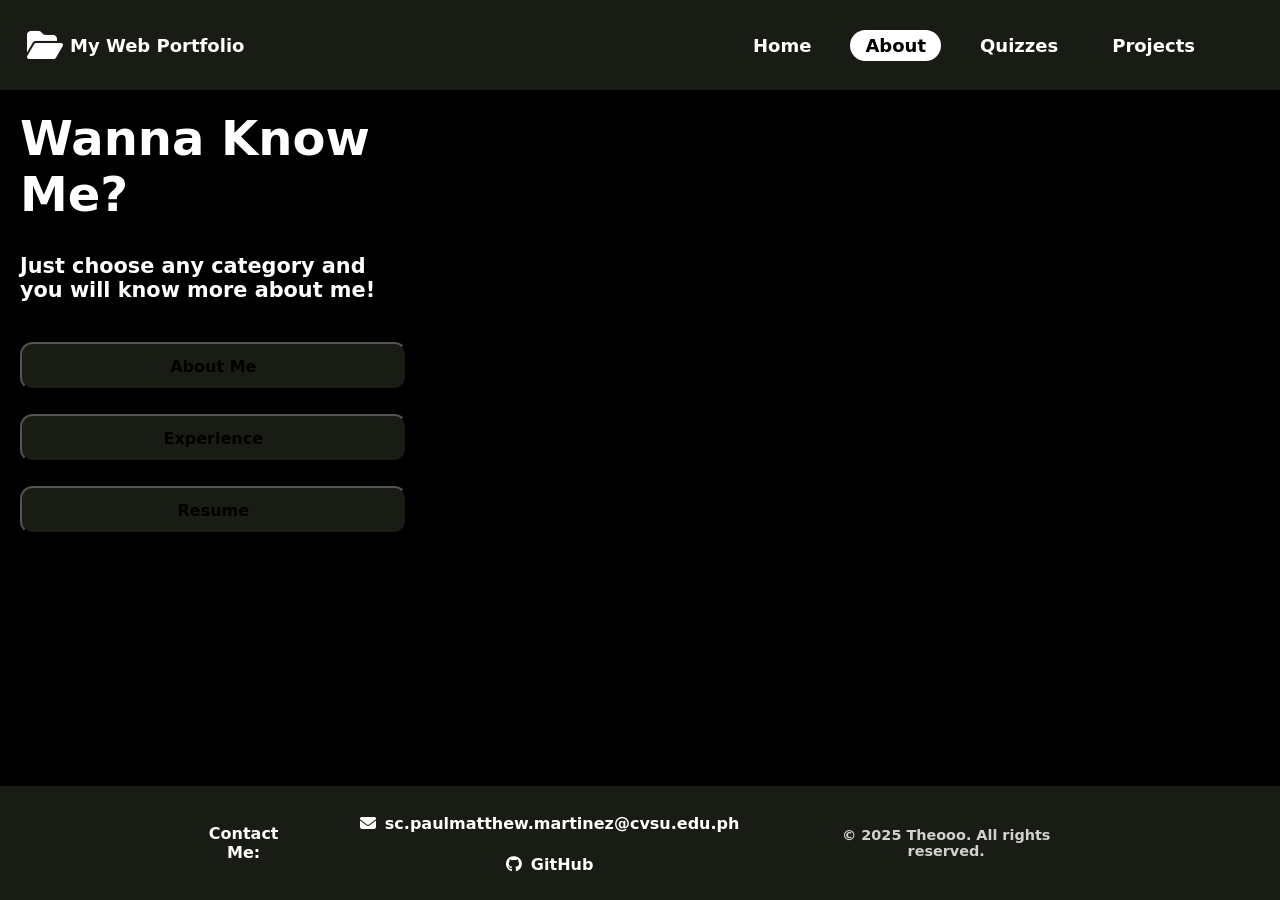
<file: about.html>
<!DOCTYPE html>
<html lang="en">
<head>
    <meta charset="UTF-8">
    <meta name="viewport" content="width=device-width, initial-scale=1.0">
    <link rel="stylesheet" href="style.css">
    <link rel="stylesheet" href="https://cdnjs.cloudflare.com/ajax/libs/font-awesome/6.7.2/css/all.min.css" integrity="sha512-Evv84Mr4kqVGRNSgIGL/F/aIDqQb7xQ2vcrdIwxfjThSH8CSR7PBEakCr51Ck+w+/U6swU2Im1vVX0SVk9ABhg==" crossorigin="anonymous" referrerpolicy="no-referrer" />
    <link href='https://unpkg.com/boxicons@2.1.4/css/boxicons.min.css' rel='stylesheet'>
    <title>Document</title>
</head>
<body>
    <header>
        <div class="nav-header">
            <div class="logo">
              <i class="fa-solid fa-folder-open fa-2xl" id="logo"></i>
              <p>My Web Portfolio</p>
            </div>
        <nav>
            <div class="hamburger" id="hamburger">
              <i class="fa-solid fa-bars"></i>
            </div>
            <ul class="nav_links" id="navLinks">
              <li><a href="index.html">Home</a></li>
              <li><a href="about.html" class="active">About</a></li>
              <li><a href="quizzes.html">Quizzes</a></li>
              <li><a href="projects.html">Projects</a></li>
            </ul>
          </nav>
        </div>
    </header>

    <div class="container-about">
            <section class="about">
                <div class="about-container">
                    <div class="about-box">
                    <h2>Wanna Know Me?</h2>
                    <p class="desc">Just choose any category and you will know more about me!
                    </p>
                    <button class="about-btn">About Me </button>
                    <button class="about-btn">Experience</button>
                    <button class="about-btn">Resume</button>
                    </div>
             
                <div class="about-box">
                    <div class="about-detail Aboutme">
                        <h2 class="heading"><span>About Me</span></h2>
                        <p class="desc">There it is! 10 basic info that you should know about me.</p>
                        <div class="resume-list">
                            <div class="resume-item">
                                <p>Nickname <span>Theo</span></p>
                            </div>
                            <div class="resume-item">
                                <p>Gender <span>Male</span></p>
                            </div>
                            <div class="resume-item">
                                <p>Age <span>21</span></p>
                            </div>
                            <div class="resume-item">
                                <p>Status <span>Single</span></p>
                            </div>
                            <div class="resume-item">
                                <p>City <span>Dasmariñas</span></p>
                            </div>
                            <div class="resume-item">
                                <p>Nationality <span>Filipino & American</span></p>
                            </div>
                            <div class="resume-item">
                                <p>Favorite Color <span>Black & White</span></p>
                            </div>
                            <div class="resume-item">
                                <p>Phone <span>(+63) 939 507 8165</span></p>
                            </div>
                            <div class="resume-item">
                                <p>Email <span>sc.paulmatthew.martinez@cvsu.edu.ph</span></p>
                            </div>
                            <div class="resume-item">
                                <p>Languages<span>Filipino, English</span></p>
                            </div>
                        </div>
                    </div>

                    <div class="about-detail Experience">
                        <h2 class="heading"><span>Experiences</span></h2>
                    <p class="desc">On my 3 years of being a learner in IT industry, These are the laguages that I've been encountered and used.</p>
                    <div class="resume-list">
                        <div class="resume-item">
                            <i class='bx bxl-html5' ></i>
                            <span>HTML5</span>
                        </div>
                        <div class="resume-item">
                            <i class='bx bxl-css3' ></i>
                            <span>CSS3</span>
                        </div>
                        <div class="resume-item">
                            <i class='bx bxl-javascript' ></i>
                            <span>JavaScript</span>
                        </div>
                        <div class="resume-item">
                            <i class='bx bxl-c-plus-plus' ></i>
                            <span>C++</span>
                        </div>
                        <div class="resume-item">
                            <i class='bx bxl-react' ></i>
                            <span>React</span>
                        </div>
                        <div class="resume-item">
                            <i class='bx bxl-java' ></i>
                            <span>Java</span>
                        </div>
                        <div class="resume-item">
                            <i class='bx bxl-php' ></i>
                            <span>PHP</span>
                        </div>
                        <div class="resume-item">
                            <i class='bx bxl-python'></i>
                            <span>Python</span>
                        </div>
                    </div>

                </div>

                    <div class="about-detail Resume">
                        <h2 class="heading">Profile</h2>
                    <p class="desc">Seeking for a position that utilizes my skills and abilities,
                        achieve professional growth while being resourceful, innovative, and flexible.
                        To add valuable asset to your esteemed organization as  an active member.
                    </p>
                    <div class="resume-list">
                        <div class="resume-item">
                            <h2>Key Skills</h2>
                            <ul>
                                <li>Adaptability</li>
                                <li>Self-Control</li>
                                <li>Professionalism</li>
                                <li>Strong Work Ethic</li>
                                <li>AdaptCritical Thinkingability</li>
                                <li>Oral and Communication Skills</li>
                            </ul>
                        </div>

                        <div class="resume-item">
                            <h2>Education</h2>
                            <br>
                            <p>2020-2022 | SENIOR HIGH SCHOOL</p>
                            <p>Philippine Christian University</p>
                            <br>
                            <p>2016-2022 | JUNIOR HIGH SCHOOL</p>
                            <p>Paliparan Integrated High School</p>
                        </div>

                        <div class="resume-item">
                            <h2>Work Experience</h2>
                            <br>
                             <p class="position">Service Crew</p>
                            <p>Kubyertos Sizzling Hub | 2022-2023</p>
                            <br>
                            <p class="position">Store Assistant</p>
                            <p>Carmi & Jervy Botique | 2022-2023</p>
                        </div>

                        <div class="resume-item">
                            <h2>Achievements</h2>
                            <br>
                            <p class="position">WITH HIGH HONOR</p>
                            <p>Grade 12 Senior High School</p>
                            <br>
                            <p class="position">WITH HIGH HONOR</p>
                            <p>Grade 12 Senior High School</p>
                            
                        </div>

                    </div>
                </div>
            </section>
    </div>

    <footer>
        <div class="footer-container">
            <p>Contact Me:</p>
            <ul class="contact-links">
                <li>
                    <a href="https://mail.google.com/mail/u/0/?tab=rm&ogbl#inbox?compose=new">
                        <i class="fa-solid fa-envelope"></i> sc.paulmatthew.martinez@cvsu.edu.ph
                    </a>
                </li>
                <li>
                    <a href="https://github.com/Theooo0204" target="_blank">
                        <i class="fa-brands fa-github"></i> GitHub
                    </a>
                </li>
            </ul>
            <p class="copyright">© 2025 Theooo. All rights reserved.</p>
        </div>
    </footer>

    <script>
        document.getElementById("hamburger").addEventListener("click", function () {
    const navLinks = document.getElementById("navLinks");
    navLinks.classList.toggle("show");
});
    </script>
    <script src="script.js"></script>
</body>
</html>
</file>
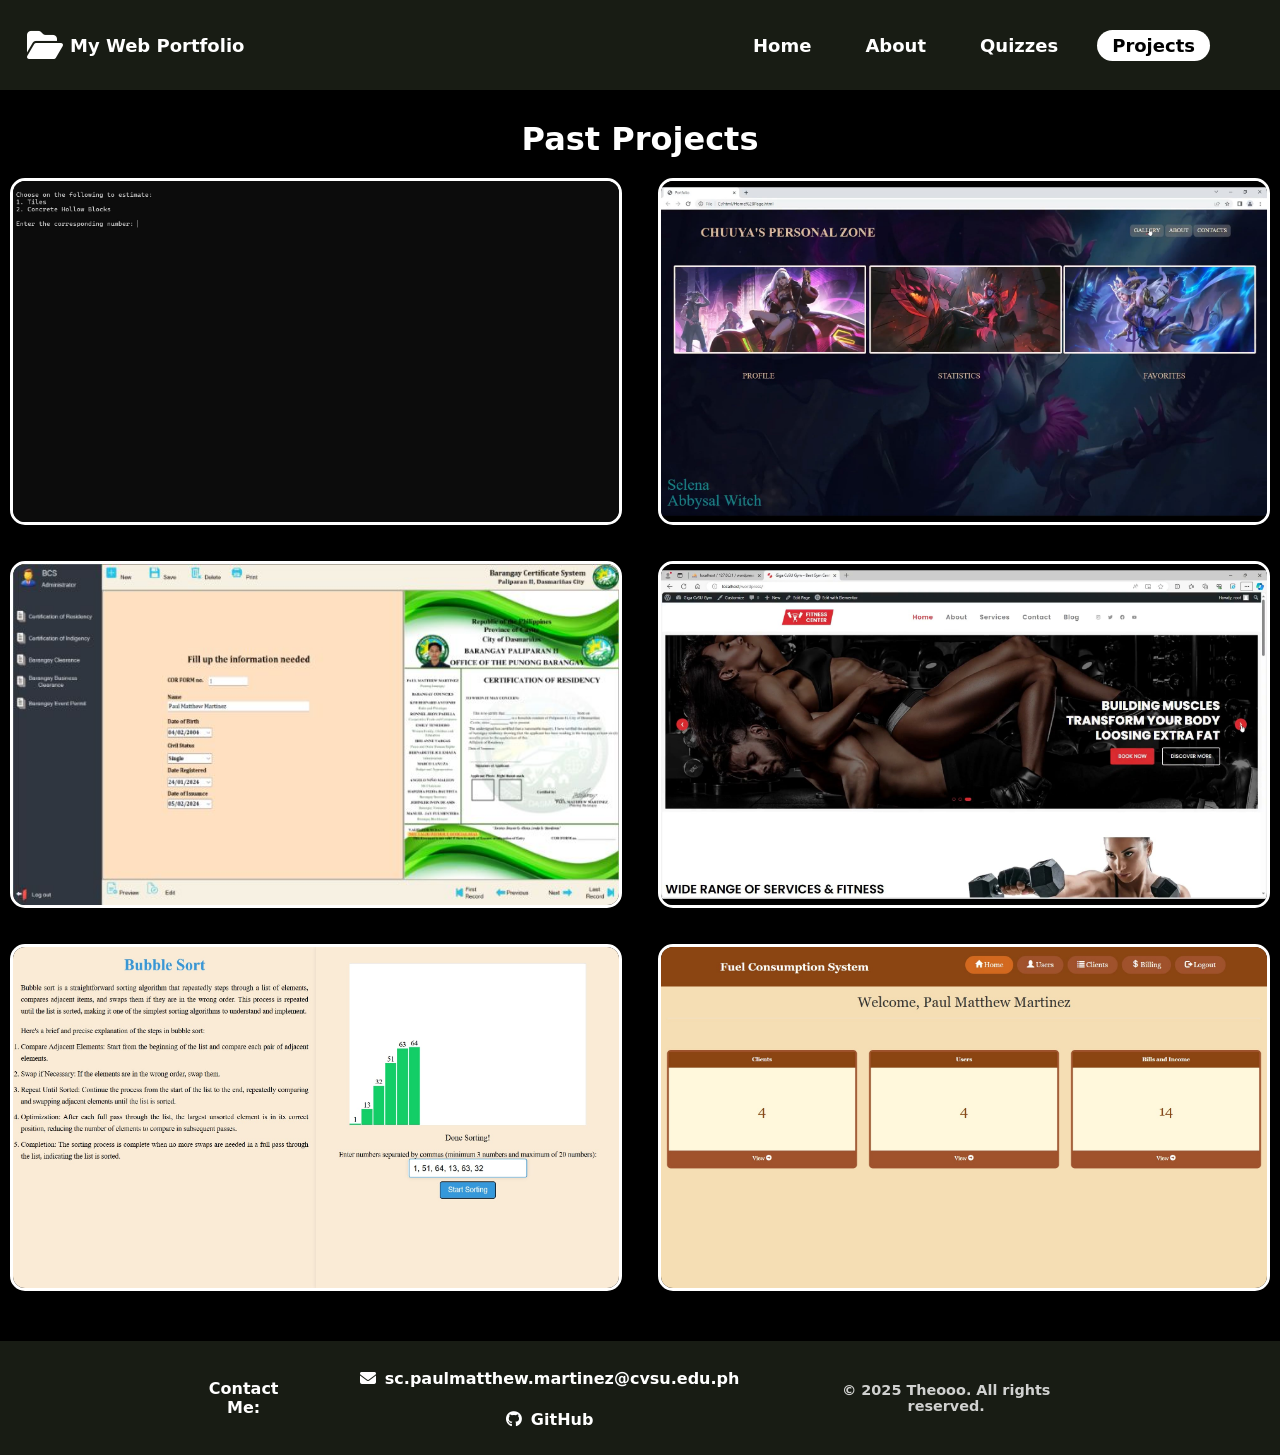
<file: projects.html>
<!DOCTYPE html>
<html lang="en">
<head>
    <meta charset="UTF-8">
    <meta name="viewport" content="width=device-width, initial-scale=1.0">
    <link rel="stylesheet" href="style.css">
    <link rel="stylesheet" href="https://cdnjs.cloudflare.com/ajax/libs/font-awesome/6.7.2/css/all.min.css" integrity="sha512-Evv84Mr4kqVGRNSgIGL/F/aIDqQb7xQ2vcrdIwxfjThSH8CSR7PBEakCr51Ck+w+/U6swU2Im1vVX0SVk9ABhg==" crossorigin="anonymous" referrerpolicy="no-referrer" />
    <link href='https://unpkg.com/boxicons@2.1.4/css/boxicons.min.css' rel='stylesheet'>
    <title>Document</title>
</head>
<body>
    <header>
        <div class="nav-header">
            <div class="logo">
              <i class="fa-solid fa-folder-open fa-2xl" id="logo"></i>
              <p>My Web Portfolio</p>
            </div>
        <nav>
            <div class="hamburger" id="hamburger">
              <i class="fa-solid fa-bars"></i>
            </div>
            <ul class="nav_links" id="navLinks">
              <li><a href="index.html">Home</a></li>
              <li><a href="about.html">About</a></li>
              <li><a href="quizzes.html">Quizzes</a></li>
              <li><a href="projects.html" class="active">Projects</a></li>
            </ul>
          </nav>
        </div>
    </header>

    <div class="maintext">
        <h1>Past Projects</h1>
    </div>

    <div class="project-container">
        <div class="portfolio-gallery">
            <div class="port-box">
                <div class="port-image">
                    <img src="projects/proj1.jpg" alt="Tiles and Concrete Blocks Estimation">
                </div>
                <div class="port-content">
                    <h3>Tiles and Concrete Blocks Estimation</h3>
                    <p>It is a project that has a function to determine how many tiles and concrete hollow blocks are needed by computing the wall and floor area. </p> 
                    <p>It also estimates the cost of the materials so you will not going to worry to compute all of the materials.</p>
                    <a href="https://drive.google.com/drive/folders/1n2EOpOEmdoporZkfSbj3bV9vHP0OaThR?usp=sharing"><i class='bx bx-link-external'></i></a>
                </div>
            </div>
    
            <div class="port-box">
                <div class="port-image">
                    <img src="projects/proj2.jpg" alt="eb Portfolio based on hobby">
                </div>
                <div class="port-content">
                    <h3>Web Portfolio based on hobby</h3>
                    <p>This HMTL Project is my First Portfolio wherein it contains Gallery, About, Contact section</p>
                    <p>As we can see this project shows that I'm not that good at using color pallete.</p>
                    <a href="https://drive.google.com/drive/folders/1n2EOpOEmdoporZkfSbj3bV9vHP0OaThR?usp=sharing"><i class='bx bx-link-external'></i></a>
                </div>
            </div>
    
            <div class="port-box">
                <div class="port-image">
                    <img src="projects/proj3.jpg" alt="Barangay Certificate System">
                </div>
                <div class="port-content">
                    <h3>Barangay Certificate System</h3>
                    <p>This system was a solution to our barangay problem wherein our barangay consume lot time while releasing a certificate.</p>
                    <p>I've encountered it when I was getting a Barangay Certificate thats needs to inquire first at morning then go back at afternoon or tomorrow 
                        for the release of the Certificate which takes time</p>
                    <a href="https://drive.google.com/drive/folders/1n2EOpOEmdoporZkfSbj3bV9vHP0OaThR?usp=sharing"><i class='bx bx-link-external'></i></a>
                </div>
            </div>
    
            <div class="port-box">
                <div class="port-image">
                    <img src="projects/proj4.jpg" alt="Giga CvSU Gym">
                </div>
                <div class="port-content">
                    <h3>Giga CvSU Gym</h3>
                    <p>An E-commerce website that needs to be create through Wordpress. It is a website based on our business a Gym Center that tells about our services</p>
                    <p>It offers scheduling, availing of gym products, Traine Services and even Online payments were included in this website.</p>
                    <a href="https://drive.google.com/drive/folders/1n2EOpOEmdoporZkfSbj3bV9vHP0OaThR?usp=sharing"><i class='bx bx-link-external'></i></a>
                </div>
            </div>
    
            <div class="port-box">
                <div class="port-image">
                    <img src="projects/proj5.jpg" alt="Bubble Sort">
                </div>
                <div class="port-content">
                    <h3>Bubble Sort</h3>
                    <p>We are task here to make a visualization how Bubble Sort works and integrate it by using Html, Css, and Javascript.</p>
                    <a href="https://drive.google.com/drive/folders/1n2EOpOEmdoporZkfSbj3bV9vHP0OaThR?usp=sharing"><i class='bx bx-link-external'></i></a>
                </div>
            </div>
    
            <div class="port-box">
                <div class="port-image">
                    <img src="projects/proj6.jpg" alt="Fuel Consumption System">
                </div>
                <div class="port-content">
                    <h3>Fuel Consumption System</h3>
                    <p>A solution that solves a problem in a Hotel. There is a problem that has no record 
                        of the driver who use a certain vehicle or service at accompany clients from hotel</p>
                    <p>It was made to make transparency on the driver side</p>
                    <a href="https://drive.google.com/drive/folders/1n2EOpOEmdoporZkfSbj3bV9vHP0OaThR?usp=sharing"><i class='bx bx-link-external'></i></a>
                </div>
            </div>
        </div>

    </div>

    <footer>
        <div class="footer-container">
            <p>Contact Me:</p>
            <ul class="contact-links">
                <li>
                    <a href="https://mail.google.com/mail/u/0/?tab=rm&ogbl#inbox?compose=new">
                        <i class="fa-solid fa-envelope"></i> sc.paulmatthew.martinez@cvsu.edu.ph
                    </a>
                </li>
                <li>
                    <a href="https://github.com/Theooo0204" target="_blank">
                        <i class="fa-brands fa-github"></i> GitHub
                    </a>
                </li>
            </ul>
            <p class="copyright">© 2025 Theooo. All rights reserved.</p>
        </div>
    </footer>

    <script>
        const hamburger = document.getElementById("hamburger");
        const navLinks = document.getElementById("navLinks");
    
        hamburger.addEventListener("click", () => {
            navLinks.classList.toggle("show");
        });
    </script>
</body>
</html>
</file>
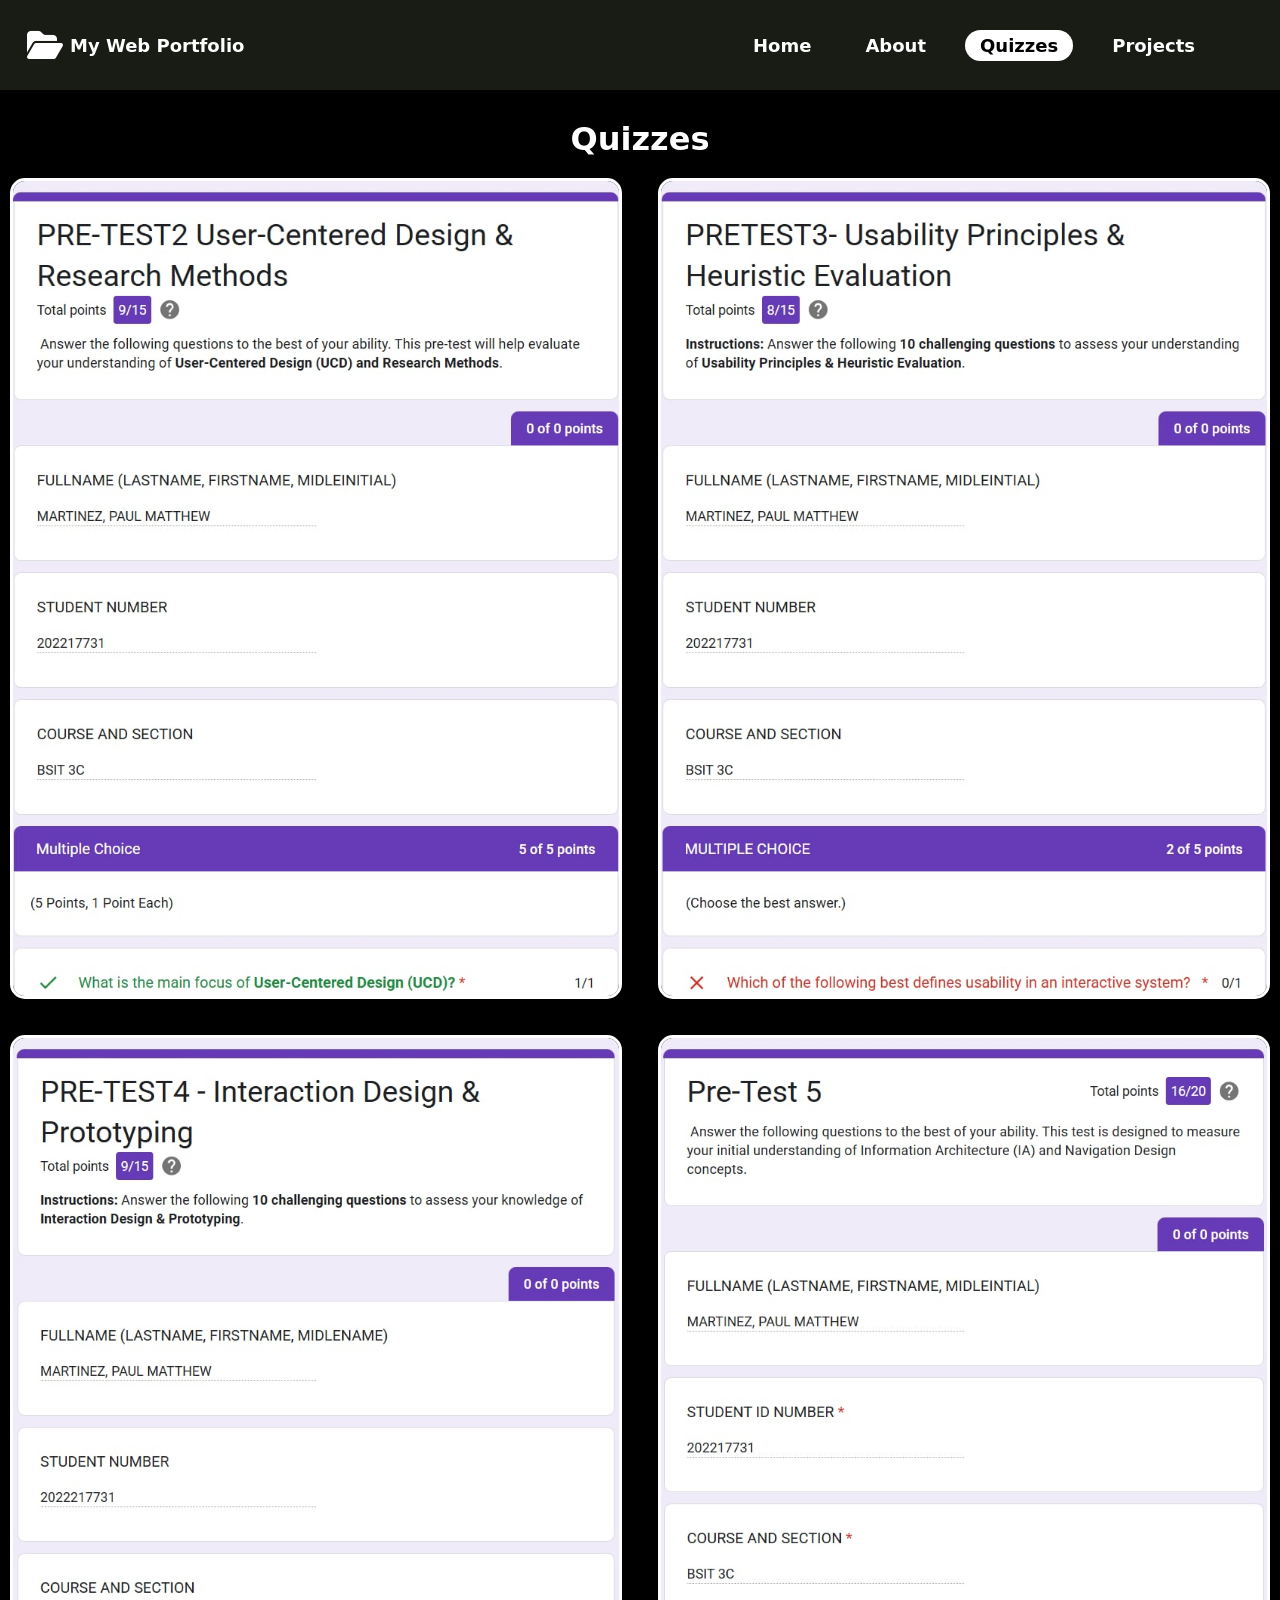
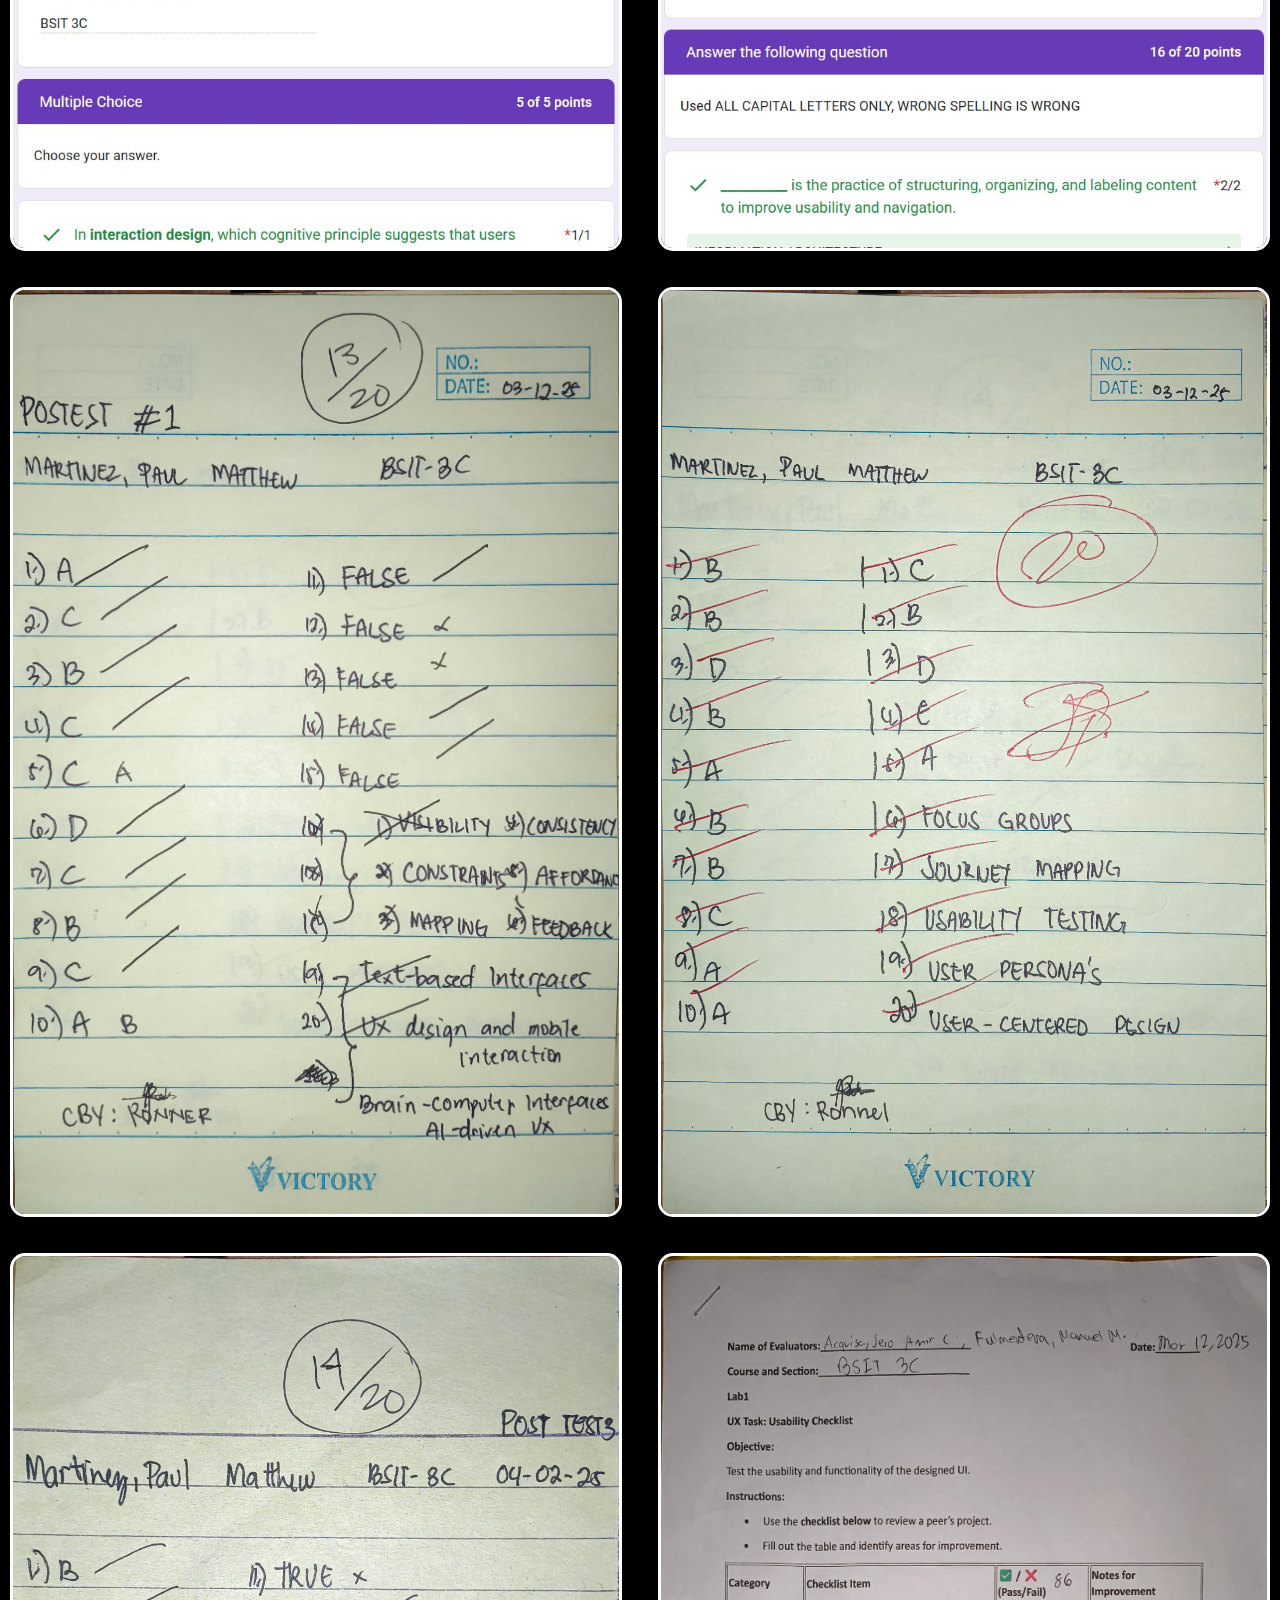
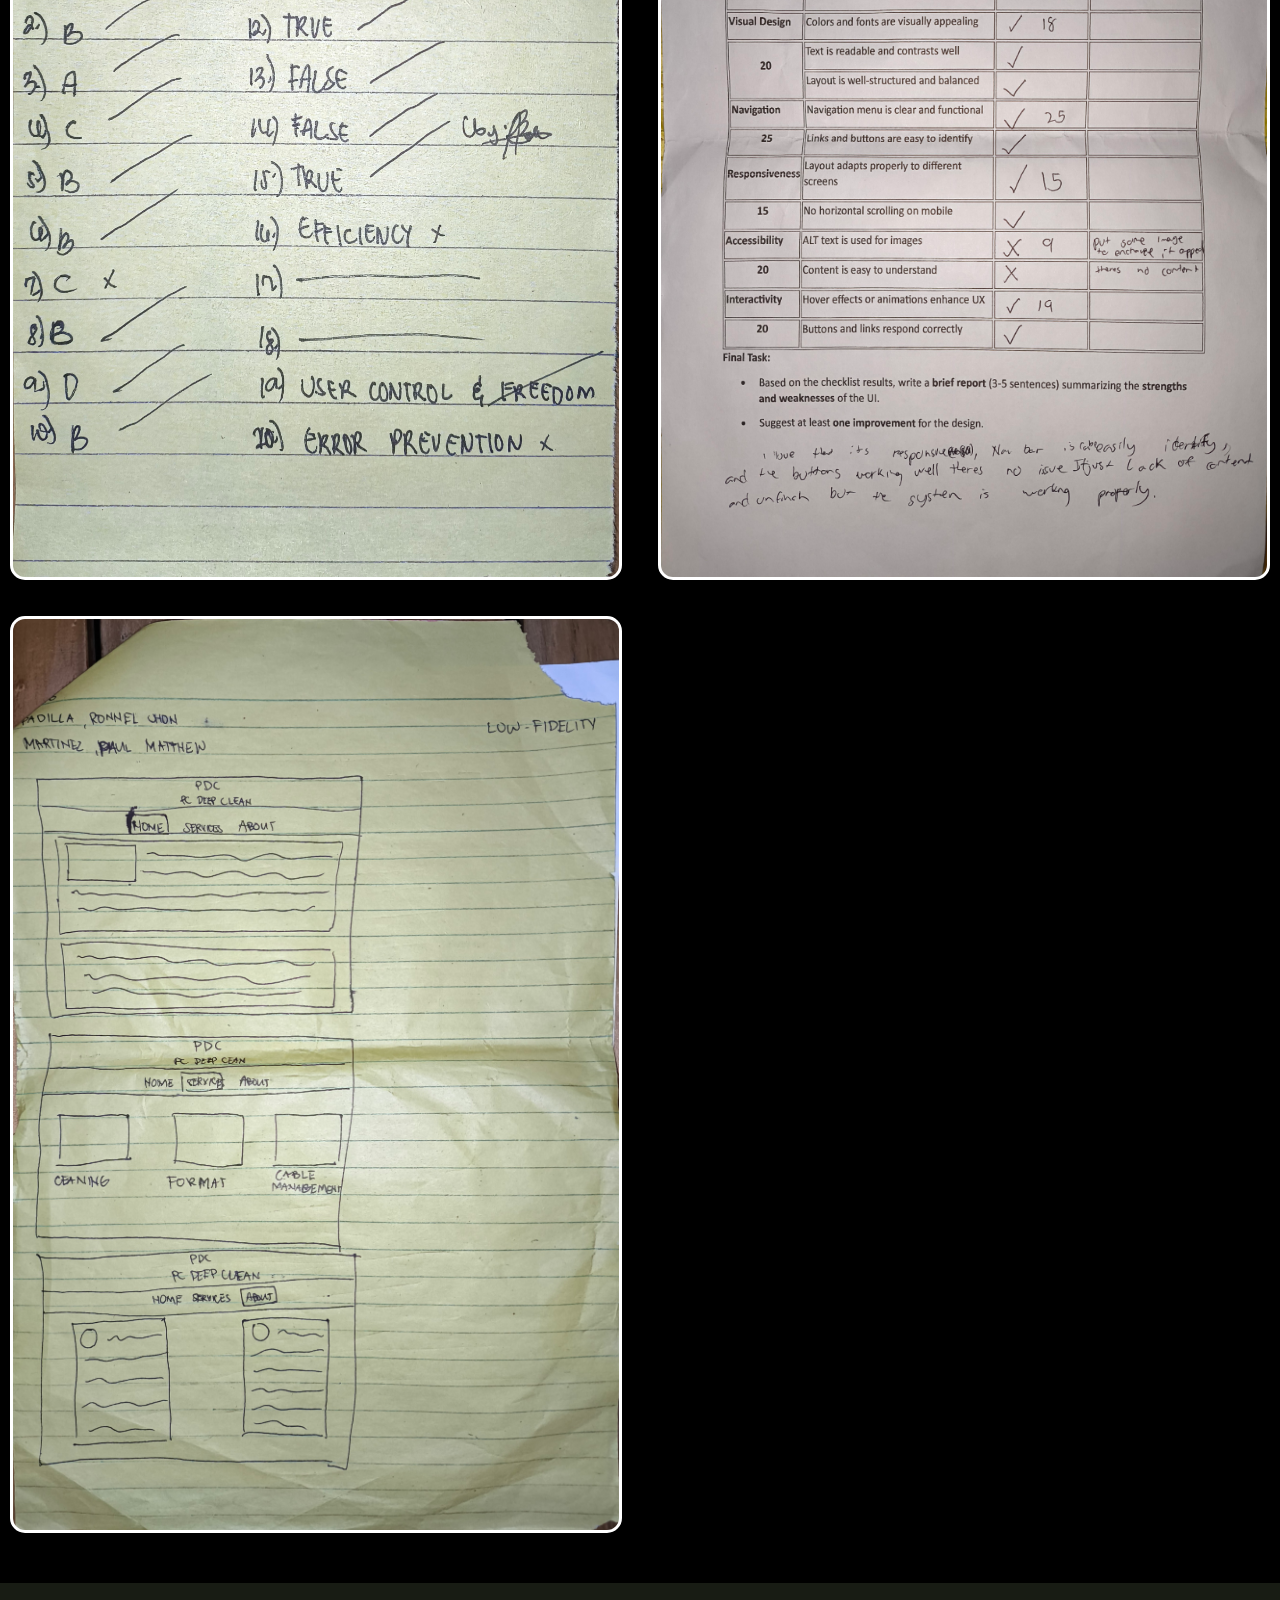
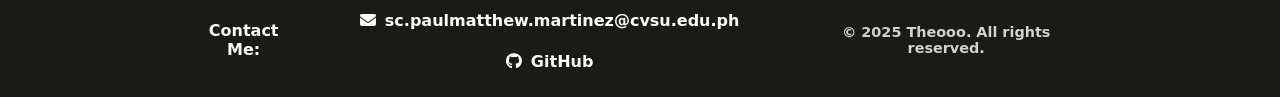
<file: quizzes.html>
<!DOCTYPE html>
<html lang="en">
<head>
    <meta charset="UTF-8">
    <meta name="viewport" content="width=device-width, initial-scale=1.0">
    <link rel="stylesheet" href="style.css">
    <link rel="stylesheet" href="https://cdnjs.cloudflare.com/ajax/libs/font-awesome/6.7.2/css/all.min.css" integrity="sha512-Evv84Mr4kqVGRNSgIGL/F/aIDqQb7xQ2vcrdIwxfjThSH8CSR7PBEakCr51Ck+w+/U6swU2Im1vVX0SVk9ABhg==" crossorigin="anonymous" referrerpolicy="no-referrer" />
    <title>Document</title>
</head>
<body>
    <header>
        <div class="nav-header">
            <div class="logo">
              <i class="fa-solid fa-folder-open fa-2xl" id="logo"></i>
              <p>My Web Portfolio</p>
            </div>
        <nav>
            <div class="hamburger" id="hamburger">
              <i class="fa-solid fa-bars"></i>
            </div>
            <ul class="nav_links" id="navLinks">
              <li><a href="index.html">Home</a></li>
              <li><a href="about.html">About</a></li>
              <li><a href="quizzes.html" class="active">Quizzes</a></li>
              <li><a href="projects.html">Projects</a></li>
            </ul>
          </nav>
        </div>
    </header>

    <div class="maintext">
        <h1>Quizzes</h1>
    </div>

    <div class="containerquiz">
        <div class="gallery">
            <div class="box" id="quiz">
                <div class="image"  id="quiz">
                    <img src="quizzes/Pretest2.jpg" alt="Pretest2">
                </div>
            </div>

            <div class="box">
                <div class="image">
                    <img src="quizzes/Pretest3.jpg" alt="Pretest3">
                </div>
            </div>

            <div class="box">
                <div class="image">
                    <img src="quizzes/Pretest4.jpg" alt="Pretest4">
                </div>
            </div>

            <div class="box">
                <div class="image">
                    <img src="quizzes/Pretest5.jpg" alt="Pretest5">
                </div>
            </div>

            <div class="box">
                <div class="image">
                    <img src="quizzes/Post1.jpg" alt="Post1">
                </div>
            </div>

            <div class="box">
                <div class="image">
                    <img src="quizzes/Post2.jpg" alt="Post2">
                </div>
            </div>

            <div class="box">
                <div class="image">
                    <img src="quizzes/Post3.jpg" alt="Post3">
                </div>
            </div>

            <div class="box">
                <div class="image">
                    <img src="quizzes/Lab.jpg" alt="Lab">
                </div>
            </div>

            <div class="box">
                <div class="image">
                    <img src="quizzes/Sketch.jpg" alt="Sketch">
                </div>
            </div>

        </div>

        <div id="imageModal" class="modal">
            <span class="close">&times;</span>
            <img class="modal-content" id="modalImage">
        </div>
        

    </div>
    <footer>
        <div class="footer-container">
            <p>Contact Me:</p>
            <ul class="contact-links">
                <li>
                    <a href="https://mail.google.com/mail/u/0/?tab=rm&ogbl#inbox?compose=new">
                        <i class="fa-solid fa-envelope"></i> sc.paulmatthew.martinez@cvsu.edu.ph
                    </a>
                </li>
                <li>
                    <a href="https://github.com/Theooo0204" target="_blank">
                        <i class="fa-brands fa-github"></i> GitHub
                    </a>
                </li>
            </ul>
            <p class="copyright">© 2025 Theooo. All rights reserved.</p>
        </div>
    </footer>

    <script>
        const hamburger = document.getElementById("hamburger");
        const navLinks = document.getElementById("navLinks");
    
        hamburger.addEventListener("click", () => {
            navLinks.classList.toggle("show");
        });
    </script>
    <script>
        const modal = document.getElementById("imageModal");
        const modalImg = document.getElementById("modalImage");
        const closeBtn = document.getElementsByClassName("close")[0];
    
        // Get all images inside .image
        const images = document.querySelectorAll(".image img");
    
        images.forEach(img => {
            img.addEventListener("click", () => {
                // Disable modal on screens 768px or smaller
                if (window.innerWidth <= 768) return;
    
                modal.style.display = "block";
                modalImg.src = img.src;
            });
        });
    
        closeBtn.onclick = function() {
            modal.style.display = "none";
        }
    
        window.onclick = function(event) {
            if (event.target === modal) {
                modal.style.display = "none";
            }
        }
    </script>
    
    </body>
</html>
</file>
<file: style.css>
@import url('https://fonts.googleapis.com/css2?family=Roboto+Slab:wght@100..900&display=swap');

*{
    box-sizing: border-box;
    margin: 0;
    padding: 0;
    
}


                    /*****INDEX*****/     /*****NAVIGATION BAR*****/

body::-webkit-scrollbar{
    width: .3rem;
}
                    
body::-webkit-scrollbar-thumb{
    background: transparent;
    border-radius: 1rem;
}
                    
body:hover::-webkit-scrollbar-thumb{
    background: white;
}


li, a, .logo > p{
    font-family: system-ui, -apple-system, BlinkMacSystemFont, 'Segoe UI', Roboto, Oxygen, Ubuntu, Cantarell, 'Open Sans', 'Helvetica Neue', sans-serif;
    font-weight: 700;   
    font-size: 18px;
    color: white;
    text-decoration: none;
}

header{
    display: flex;
    justify-content: flex-end;
    align-items: center;
    padding: 20px 10px;
    background-color:#181C14 ;
    position: sticky;
    top: 0;
    backdrop-filter: blur(45px);  
    z-index: 3;
}

header #logo{
    height: 50px;
    width: 50px;
    color: white;
}

.logo{
    display: flex;
    cursor: default;
    margin-right: auto;
    margin-left: 10px;
    align-items: center;
    justify-content: center;
}
.logo i , p{
    display: flex;
    justify-content: center;
    align-items: center;
}

.logo:hover{
    transform: scale(1.1);
    transition: 0.3s ease;
}

.logo img{
  margin-left: 30px;
}

.nav_links{
    list-style: none;
    margin-right: 50px;
}

.nav_links li{
    display: inline-block;
    padding: 0 10px;
}

.nav_links li a {
    transition: 0.3s ease;
    padding: 5px 15px;
    border-radius: 20px;
}

.nav_links a:hover, .nav_links a.active{
    color: #000000;
    transition: 0.3s ease;
    background-color: #fff;
}

                         /*****INDEX*****/           /*****BODY*****/
body{
    background-color: #000000;
}

                        /*****INDEX*****/           /*****CONTAINER*****/
.container{
    display: flex;
    justify-content: center;
    align-items: center;
    margin: auto;
    width: 100%;
}

.container .first{
    color: white;
    margin-left: 50px;
    font-family: system-ui, -apple-system, BlinkMacSystemFont, 'Segoe UI', Roboto, Oxygen, Ubuntu, Cantarell, 'Open Sans', 'Helvetica Neue', sans-serif;
}
.container .first h1{
    font-size: 6rem;
    font-weight: 700;
    line-height: 1.3;
}
.container .first h2{
    font-size: 4rem;
    font-weight: 700;
    line-height: 1.3;
}
.container .first h3{
    font-size: 2rem;
    margin-bottom: 1rem;
    font-weight: 700;
    line-height: 1.3;
}

                        /*****INDEX*****/           /*****SOCIALS*****/

.socials{
   position: absolute;
   bottom: 15%;
  
}

.socials a{
   display: inline-flex;
   align-items: center;
   justify-content: center;
   height: 4rem;
   width: 4rem;
   border: 0.2rem solid white;
   border-radius: 50%;
   background-color: transparent;
   margin: 0 15px 0 0;
   transition: 0.3s ease;
}

.socials a:hover {
    color: black;
    transform: scale(1.3) translateY(-5px);
    background-color: white;
    box-shadow: 0 0 20px white;
}

                             /*****INDEX*****/           /*****PROFILE*****/

.container .second{
    display: flex;
    height: 550px;
    width: 50%;
    position: relative;
    top: 20px;
    left: 0;
    align-items: center;
    justify-content: center;
}

.profile-container {
    position: relative;
    width: 450px;
    height: 450px;
}

.bg-shape {
    background: #3C3D37;
    border-radius: 50%;
    height: 100%;
    width: 100%;
    position: absolute;
    z-index: 1;
}

.profile-pic {
    position: absolute;
    z-index: 2;
    width: 100%;
    height: 100%;
    object-fit: cover;
    border-radius: 50%;
    border: none;
}

.profile-container:hover{
    transform: scale(1.1);
    transition: 0.3s ease;
}

/* Animated Border */
.profile-container::before {
    content: "";
    position: absolute;
    top: -8px;
    left: -8px;
    width: calc(100% + 16px);
    height: calc(100% + 16px);
    border-radius: 50%;
    background: conic-gradient(
        #fff,
        #3C3D37,
        #fff,
        #3C3D37
    );
    z-index: 0;
    animation: rotateBorder 3s linear infinite;
}

@keyframes rotateBorder {
    from {
        transform: rotate(0deg);
    }
    to {
        transform: rotate(360deg);
    }
}

                   /*****MAIN*****/        

main{
      width: 60%;
    margin: 6% auto 0 auto;
    display: flex;
    flex-direction: column;
    align-items: center;
    justify-content: center;
}    


                    /*****FOOTER*****/  
                    
footer {
    background-color: #181C14;
    color: white;
    padding: 20px 20px;
    text-align: center;
    margin-top: 40px;
}

footer p{
    font-family: system-ui, -apple-system, BlinkMacSystemFont, 'Segoe UI', Roboto, Oxygen, Ubuntu, Cantarell, 'Open Sans', 'Helvetica Neue', sans-serif;
    font-weight: 700;
}

.footer-container {
    max-width: 900px;
    margin: auto;
    display: flex;
    justify-content: center;
    align-items: center;
}
.footer-container ul li{
    display: inline-block;
    padding: 0 10px;
}

.contact-links {
    list-style: none;
    padding: 0;
}

.contact-links li {
    margin: 10px 0;
}

.contact-links a {
    color: white;
    text-decoration: none;
    font-size: 1rem;
    transition: color 0.3s;
}

.contact-links a:hover {
    color: #f0c040;
}

.contact-links i {
    margin-right: 3px;
}

footer .copyright {
    font-size: 0.9rem;
    opacity: 0.8;
}

/* Ensure main content grows to push footer down */
body > header,
body > .container-about {
    flex-shrink: 0;
}

body > .container-about {
    flex: 1; /* this makes the content area take up available space */
}

footer {
    background: #181C14;
    color: white;
    padding: 1rem;
    text-align: center;
}


/* Responsive adjustments FOOTER */

@media (max-width: 768px) {
    footer {
        padding: 0.8rem 1rem;
    }

    .footer-container {
        flex-direction: column;
        align-items: center;
        text-align: center;
        gap: 0.5rem;
    }

    .footer-container p,
    .footer-container li {
        font-size: 0.8rem;
        margin: 4px 0;
    }

    .footer-container ul {
        padding: 0;
    }

    .footer-container ul li {
        display: block;
        margin: 5px 0;
    }

    .contact-links a {
        font-size: 0.95rem;
    }
}

@media (max-width: 1024px) {
    .container {
        flex-direction: column;
        padding: 20px;
    }

    .container .first {
        margin-left: 0;
        text-align: center;
    }

    .container .second {
        width: 100%;
        height: auto;
        justify-content: center;
        align-items: center;
        margin-top: 30px;
    }

    .profile-container {
        width: 300px;
        height: 300px;
    }

    .container .first h1 {
        font-size: 4rem;
    }

    .container .first h2 {
        font-size: 3rem;
    }

    .container .first h3 {
        font-size: 1.5rem;
    }

    .socials {
        position: static;
        margin-top: 20px;
        justify-content: center;
        display: flex;
        flex-wrap: wrap;
    }
}

@media (max-width: 600px) {
    header {
        flex-direction: column;
        align-items: flex-start;
        padding: 10px;
    }

    .logo {
        margin: 0 0 10px 0;
    }

    .nav_links {
        margin: 0;
        padding: 0;
        display: flex;
        flex-wrap: wrap;
        justify-content: center;
        width: 100%;
    }

    .nav_links li {
        padding: 5px 10px;
    }

    main {
        left: 0;
        width: 100%;
        margin-top: 50px;
        padding: 0 20px;
    }

    .port-box img {
        width: 100%;
        height: auto;
    }

    footer {
        padding: 10px 10px;
    }

    .contact-links {
        display: flex;
        flex-direction: column;
        align-items: center;
    }

    .contact-links li {
        text-align: center;
    }
}

/* Hamburger menu */
.nav-header {
    display: flex;
    align-items: center;
    justify-content: space-between;
    width: 100%;
  }
  
  .hamburger {
    display: none;
    font-size: 1.8rem;
    color: white;
    cursor: pointer;
  }
  
  @media (max-width: 768px) {
    .hamburger {
      display: block;
    }
  
    .nav_links {
      display: none;
      flex-direction: column;
      background-color: #181C14;
      position: absolute;
      top: 80px;
      right: 10px;
      width: 200px;
      border-radius: 10px;
      padding: 10px 0;
      z-index: 99;
    }
  
    .nav_links.show {
      display: flex;
    }
  
    .nav_links li {
      padding: 10px 0;
      text-align: center;
    }
  
    header {
      flex-direction: column;
      align-items: flex-start;
    }
  }
  

                    /*****PROJECTS*****/           /*****GALLERY*****/

.project-container ,.maintext{
    margin-top: 10px;
    font-family: system-ui, -apple-system, BlinkMacSystemFont, 'Segoe UI', Roboto, Oxygen, Ubuntu, Cantarell, 'Open Sans', 'Helvetica Neue', sans-serif;
}

.maintext h1{
    margin-top: 20px;
    color: #fff;
    text-align: center;
    font-weight: 800;
}

.portfolio-gallery{
    display: grid;
    grid-template-columns: repeat(auto-fill , minmax(450px, 2fr));
    gap: 1rem;
    margin-top: 0px;
}

.port-box{
    position: relative;
    border-radius: 15px;
    overflow: hidden;
    background: white;
    display: flex;
    grid-template-rows: 1fr auto;
    align-items: center;
    border: 3px solid white;
    box-shadow: wheat;
    margin: 10px;
}

.port-image{
    display: flex;
    align-items: center;
    justify-content: center;
    height: 100%;
    width: 100%;
}

.port-image img{
    width: 100%;
    opacity: .5s;
    height: 100%;
    transition: .5s;
}

.port-content{
    position: absolute;
    bottom: 0;
    left: 0;
    width: 100%;
    height: 100%;
    opacity: 0;
    color: white;
    background: linear-gradient(rgba(0,0,0,0.2), #181C14);
    display: flex;
    align-items: center;
    justify-content: center;
    flex-direction: column;
    text-align: justify;
    transition: 0.5s;
    padding: 0 2rem;
}

.port-box:hover .port-content{
    opacity: 1;
}

.port-box:hover .port-image img{
    transform: scale(1.1);
}

.port-content h3{
    font-size: 1.5rem;
    font-weight: 600;
    margin-bottom: 5px;
}

.port-content p{
    font-size: .9rem;
    margin: 5px 0 15px 0;
}

.port-content a{
    background: #181C14;
    border-radius: 50%;
    display: inline-flex;
    justify-content: center;
    align-items: center;
    width: 50px;
    height: 50px;
    border: 2px solid;
    outline: 2px solid #fff;
}

@media (max-width: 768px) {
    .port-image {
        height: 180px;
    }
    .port-box{
        width: 85%;
    }
    .port-content h3 {
        font-size: .8rem;
        font-weight: 700;
    }

    .port-content p {
        font-size: .5rem;
        font-weight: 600;
    }

    .port-content a {
        width: 45px;
        height: 45px;
    }
}

@media (max-width: 480px) {
    .port-image {
        height: 150px;
    }

    .maintext h1 {
        font-size: 1.5rem;
    }

    .port-content {
        padding: 0.5rem;
    }
}

                 /*****ABOUT*****/           /*****GALLERY*****/

.container-about{
    margin: 20px;
    font-family: system-ui, -apple-system, BlinkMacSystemFont, 'Segoe UI', Roboto, Oxygen, Ubuntu, Cantarell, 'Open Sans', 'Helvetica Neue', sans-serif;
}

.container-about h1,h2,h3{
    font-weight: 700;
}
.about-container{
    display: grid;
    grid-template-columns: 1fr 2fr;
    gap: 5rem;
}

.about-box h2, p, .desc{
    color: #fff;
}

.about-box p{
    font-weight: 600;
}

.about-box h2{
    font-size: 3rem;
    
}

.about-box p{
    font-size: 1.3rem;
}

.about-box .desc{
    margin: 2rem 0 2.5rem;
}

.about-box .about-btn{
    width: 100%;
    height: 3rem;
    font-size: 1rem;
    background: #181C14;
    font-weight: 700;
    margin-bottom: 1.5rem;
    border-radius: .8rem;
    cursor: pointer;
    color: black;
    font-family: system-ui, -apple-system, BlinkMacSystemFont, 'Segoe UI', Roboto, Oxygen, Ubuntu, Cantarell, 'Open Sans', 'Helvetica Neue', sans-serif;
}

.about-box .about-btn.active{
    border-color: white;
    color: white;
}

.about-detail.active{
    display: block;
}

.about-box .heading{
    font-size: 3.5rem;
    text-align: left;
}

.about-detail{
    display: none;
}

                        /*****ABOUT*****/           /*****RESUME*****/

.resume-list{
    display: grid;
    grid-template-columns: repeat(auto-fit, minmax(20rem, 1fr));
    gap: 2rem;
    height: 23rem;
    overflow: auto;
}

.resume-list::-webkit-scrollbar{
    width: .3rem;
}

.resume-list::-webkit-scrollbar-thumb{
    background: transparent;
    border-radius: 1rem;
}

.resume-list:hover::-webkit-scrollbar-thumb{
    background: white;
}

.resume-list .resume-item{
    background: #181C14;
    border-radius: .8rem;
    padding: 3rem 2.5rem;
    height: calc(45rem - 2rem)/2;
    display: flex;
    flex-direction: column;
    justify-content: center;
    align-items: baseline;
}

.resume-list .resume-item .position{
   font-weight: bold;
}

                       /*****ABOUT*****/           /*****EXPERIENCE*****/

.about-detail.Experience .resume-list{
    grid-template-columns: repeat(auto-fit, minmax(13rem, 1fr));
    height: auto;
    overflow: visible;
}

.about-detail.Experience .resume-item{
    position: relative;
    align-items: center;
    height: auto;
}

.about-detail.Experience .resume-item i{
    font-size: 5rem;
    transition: .5s;
    color: #fff;
}

.about-detail.Experience .resume-item:hover i{
   color: #000000;
}

.about-detail.Experience .resume-item span{
    position: absolute;
    top: -15%;
    background: #ffffff;
    color: rgb(0, 0, 0);
    font-size: 1rem;
    padding: .5rem 1rem;
    border-radius: .5rem;
    pointer-events: none;
    opacity: 0;
    transform: scale(.9);
    transition: .2s;
    font-weight: 700;
}

.about-detail.Experience .resume-item:hover span{
  top: -20%;
  opacity: 1;
  transform: scale(1);
}

                       /*****ABOUT*****/           /*****ABOUT ME*****/

.about-detail.Aboutme .resume-list{
    height: auto;
    grid-template-columns: repeat(auto-fit, minmax(20rem, 1fr));
}

.about-detail.Aboutme .resume-item{
    height: auto;
    padding: 0 0 .5rem;
    background: transparent;
}

.about-detail.Aboutme .resume-item p{
    color: #3C3D37;
    font-weight: 700;
}

.about-detail.Aboutme .resume-item p span{
    color: white;
    margin-left: .8rem;
    font-size: 1.2rem;
    font-weight: 700;
}

/* Small Devices (Tablets, 768px and down) */
@media screen and (max-width: 768px) {
    .about-container {
        grid-template-columns: 1fr;
        gap: 2rem;
    }

    .about-box .about-btn {
        width: 100%;
        font-size: 0.9rem;
    }

    .about-box h2 {
        font-size: 2rem;
    }

    .about-box p, .desc {
        font-size: 1rem;
    }

    .resume-list {
        grid-template-columns: 1fr;
        height: auto;
    }

    .resume-list .resume-item {
        padding: 2rem 1.5rem;
    }

    .about-detail.Experience .resume-list {
        grid-template-columns: repeat(auto-fit, minmax(8rem, 1fr));
    }

    .about-detail.Experience .resume-item i {
        font-size: 3rem;
    }

    .about-detail.Experience .resume-item span {
        font-size: 0.8rem;
        padding: 0.4rem 0.8rem;
    }

    nav .nav_links {
        flex-direction: column;
        display: none;
        background: #181C14;
        position: absolute;
        top: 100%;
        left: 0;
        width: 100%;
    }

    nav .nav_links.show {
        display: flex;
    }

    .hamburger {
        display: block;
        cursor: pointer;
    }
}

/* Extra Small Devices (Phones, 480px and down) */
@media screen and (max-width: 480px) {
    .about-box h2 {
        font-size: 1.8rem;
    }

    .resume-list .resume-item {
        padding: 1rem;
    }
}

/* Make body and html take full height */
html, body {
    height: 100%;
    margin: 0;
    padding: 0;
    display: flex;
    flex-direction: column;
}

                                /*****QUIZZES*****/  

.containerquiz ,.maintext{
    margin-top: 10px;
    font-family: system-ui, -apple-system, BlinkMacSystemFont, 'Segoe UI', Roboto, Oxygen, Ubuntu, Cantarell, 'Open Sans', 'Helvetica Neue', sans-serif;
}

.maintext h1{
    margin-top: 20px;
    color: #fff;
    text-align: center;
    font-weight: 800;
}

.gallery{
    display: grid;
    grid-template-columns: repeat(auto-fill , minmax(450px, 2fr));
    gap: 1rem;
    margin-top: 0px;
}

.box{
    position: relative;
    border-radius: 15px;
    overflow: hidden;
    background: white;
    display: flex;
    grid-template-rows: 1fr auto;
    align-items: center;
    border: 3px solid white;
    box-shadow: wheat;
    margin: 10px;
}

.image{
    display: flex;
    align-items: center;
    justify-content: center;
    height: 100%;
    width: 100%;
}

.image img{
    width: 100%;
    opacity: .5s;
    height: 100%;
    transition: .5s;
}

.box:hover .image img{
    transform: scale(1.1);
}

@media (max-width: 768px) {
    
    .box{
        width: 85%;
    }
}

@media (max-width: 480px) {

}


                                /* Modal styles */
.modal {
    display: none;
    position: fixed;
    z-index: 999;
    padding-top: 60px;
    left: 0;
    top: 0;
    width: 100%;
    height: 100%;
    overflow: auto;
    background-color: rgba(0,0,0,0.9);
}

.modal-content {
    position: fixed;
    top: 10%;
    left: 40%;
    margin: auto;
    display: block;
    max-width: 80%;
    max-height: 80%;
    border-radius: 10px;
}

.close {
    position: absolute;
    top: 30px;
    right: 50px;
    color: #fff;
    font-size: 40px;
    font-weight: bold;
    cursor: pointer;
    z-index: 1000;
}

@media only screen and (max-width: 700px) {
    .modal-content {
        width: 90%;
    }
}
</file>
